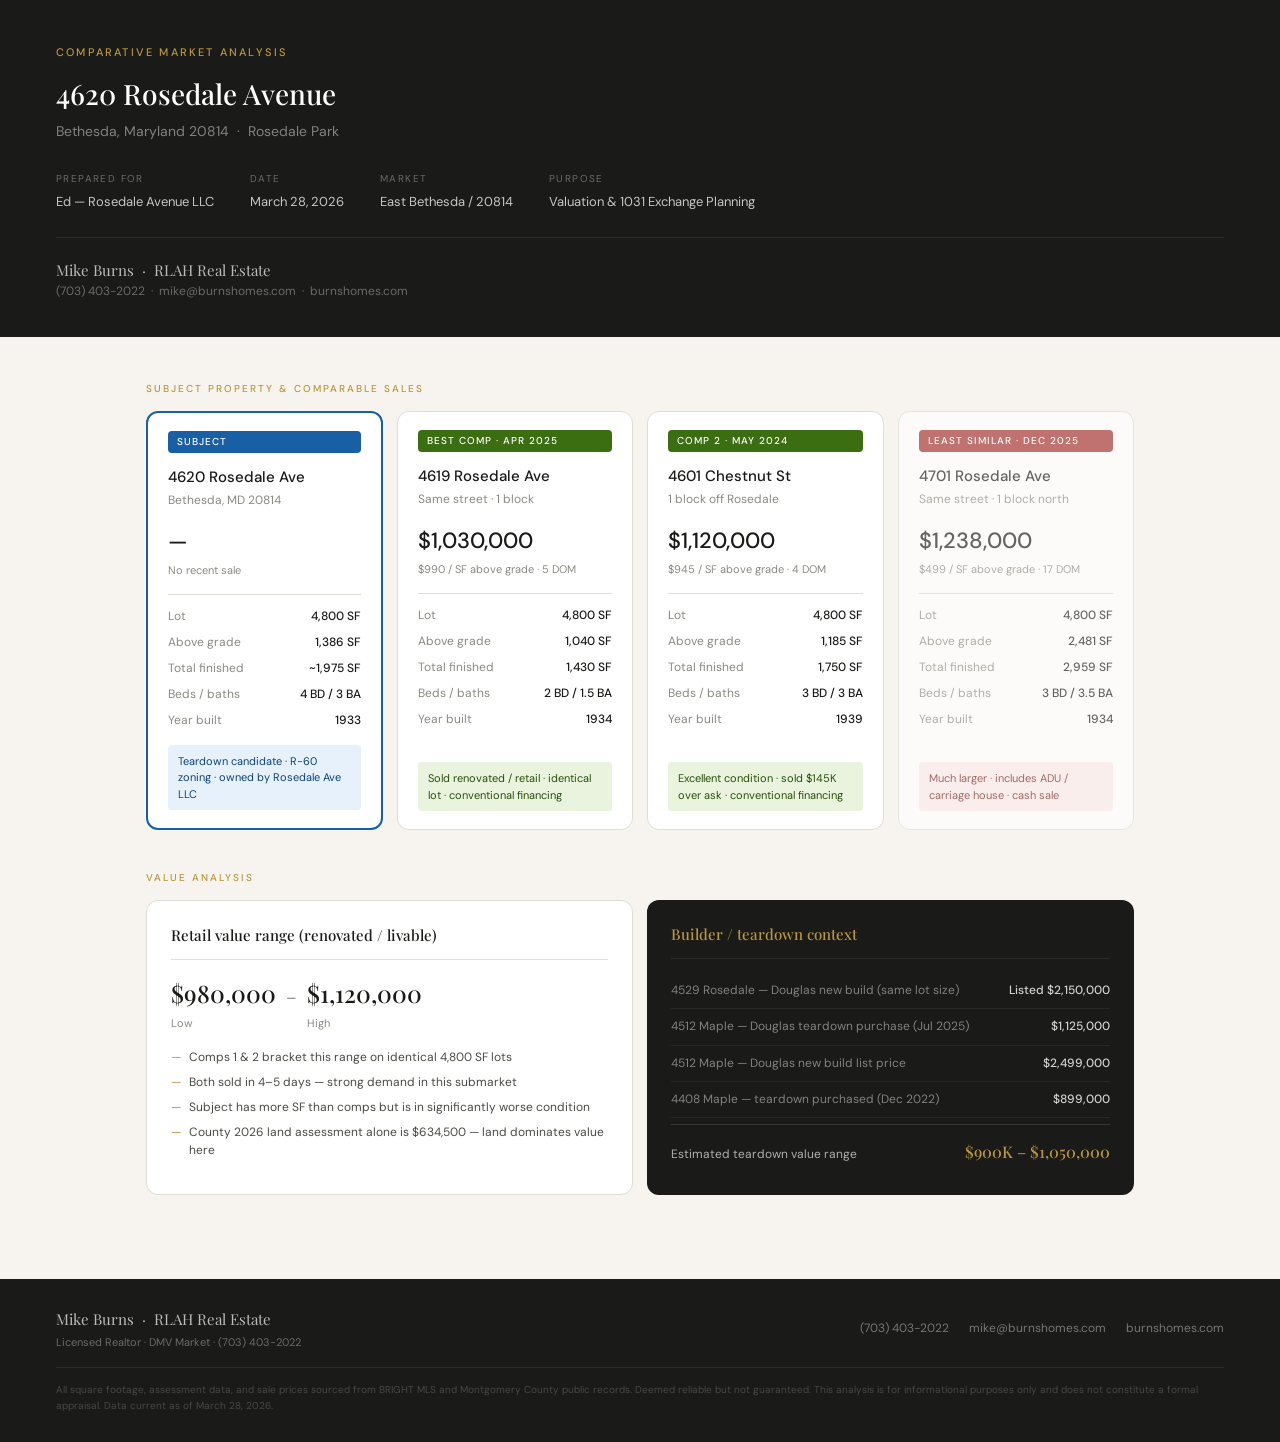
<file: cma/4620-rosedale-ave.html>
<!DOCTYPE html>
<html lang="en">
<head>
<meta charset="UTF-8">
<meta name="viewport" content="width=device-width, initial-scale=1.0">
<title>CMA — 4620 Rosedale Ave, Bethesda MD</title>
<link href="https://fonts.googleapis.com/css2?family=Playfair+Display:wght@400;500&family=DM+Sans:wght@300;400;500&display=swap" rel="stylesheet">
<style>
  * { box-sizing: border-box; margin: 0; padding: 0; }
  body { font-family: 'DM Sans', sans-serif; background: #F7F4EF; color: #1A1A18; font-size: 14px; line-height: 1.6; }

  .header { background: #1A1A18; color: #fff; padding: 44px 56px 36px; }
  .header-eyebrow { font-size: 11px; letter-spacing: 0.2em; text-transform: uppercase; color: #B8963E; font-weight: 500; margin-bottom: 10px; }
  .header h1 { font-family: 'Playfair Display', serif; font-size: 28px; font-weight: 500; margin-bottom: 4px; }
  .header-sub { font-size: 14px; color: rgba(255,255,255,0.45); margin-bottom: 28px; }
  .header-meta { display: flex; gap: 36px; flex-wrap: wrap; }
  .meta-label { font-size: 10px; letter-spacing: 0.14em; text-transform: uppercase; color: rgba(255,255,255,0.35); display: block; margin-bottom: 3px; }
  .meta-value { font-size: 13px; color: rgba(255,255,255,0.75); }
  .header-agent { margin-top: 24px; padding-top: 20px; border-top: 1px solid rgba(255,255,255,0.08); display: flex; justify-content: space-between; align-items: center; flex-wrap: wrap; gap: 12px; }
  .agent-name { font-family: 'Playfair Display', serif; font-size: 15px; color: rgba(255,255,255,0.7); }
  .agent-contact { font-size: 12px; color: rgba(255,255,255,0.35); }
  .agent-contact a { color: rgba(255,255,255,0.35); text-decoration: none; }

  .main { padding: 44px 56px; max-width: 1100px; margin: 0 auto; }

  .section-eye { font-size: 10px; letter-spacing: 0.2em; text-transform: uppercase; color: #B8963E; font-weight: 500; margin-bottom: 14px; }

  /* CARD GRID */
  .card-grid { display: grid; grid-template-columns: repeat(4, minmax(0, 1fr)); gap: 14px; margin-bottom: 40px; }

  .card { background: #fff; border: 0.5px solid #E0DDD5; border-radius: 12px; padding: 18px 20px; display: flex; flex-direction: column; gap: 0; }
  .card.subject { border: 2px solid #185FA5; }
  .card.faded { opacity: 0.65; }

  .pill { display: inline-block; font-size: 10px; letter-spacing: 0.1em; text-transform: uppercase; font-weight: 500; padding: 3px 9px; border-radius: 4px; margin-bottom: 12px; color: #fff; }
  .pill-blue { background: #185FA5; }
  .pill-green { background: #3B6D11; }
  .pill-red { background: #A32D2D; }

  .card-addr { font-size: 15px; font-weight: 500; color: #1A1A18; margin-bottom: 2px; }
  .card-city { font-size: 12px; color: #8A8A82; margin-bottom: 14px; }
  .card-price { font-size: 22px; font-weight: 500; color: #1A1A18; margin-bottom: 3px; }
  .card-psf { font-size: 11px; color: #8A8A82; margin-bottom: 14px; }

  .card-rows { border-top: 0.5px solid #E0DDD5; padding-top: 12px; display: flex; flex-direction: column; gap: 7px; margin-bottom: 14px; }
  .card-row { display: flex; justify-content: space-between; }
  .row-label { font-size: 12px; color: #8A8A82; }
  .row-val { font-size: 12px; font-weight: 500; color: #1A1A18; }

  .card-note { border-radius: 4px; padding: 8px 10px; font-size: 11px; line-height: 1.5; margin-top: auto; }
  .note-blue { background: #E6F1FB; color: #0C447C; }
  .note-green { background: #EAF3DE; color: #27500A; }
  .note-red { background: #FCEBEB; color: #791F1F; }

  /* ANALYSIS */
  .analysis-grid { display: grid; grid-template-columns: 1fr 1fr; gap: 14px; margin-bottom: 40px; }
  .analysis-card { background: #fff; border: 0.5px solid #E0DDD5; border-radius: 12px; padding: 22px 24px; }
  .analysis-card h3 { font-family: 'Playfair Display', serif; font-size: 15px; font-weight: 500; color: #1A1A18; margin-bottom: 14px; padding-bottom: 12px; border-bottom: 0.5px solid #E0DDD5; }
  .range-row { display: flex; align-items: baseline; gap: 10px; margin-bottom: 16px; }
  .range-val { font-family: 'Playfair Display', serif; font-size: 24px; font-weight: 500; color: #1A1A18; }
  .range-dash { color: #8A8A82; font-size: 16px; }
  .range-sub { font-size: 11px; color: #8A8A82; margin-top: 2px; }
  .bullet-list { display: flex; flex-direction: column; gap: 7px; }
  .bullet-list li { display: flex; gap: 8px; font-size: 12px; color: #4A4A45; line-height: 1.5; list-style: none; }
  .bullet-list li::before { content: '—'; color: #B8963E; flex-shrink: 0; }

  .dark-card { background: #1A1A18; border-radius: 12px; padding: 22px 24px; }
  .dark-card h3 { font-family: 'Playfair Display', serif; font-size: 15px; font-weight: 500; color: #B8963E; margin-bottom: 14px; padding-bottom: 12px; border-bottom: 1px solid rgba(255,255,255,0.08); }
  .dark-row { display: flex; justify-content: space-between; align-items: baseline; padding: 8px 0; border-bottom: 1px solid rgba(255,255,255,0.06); font-size: 12px; }
  .dark-row:last-child { border-bottom: none; }
  .dark-label { color: rgba(255,255,255,0.45); }
  .dark-val { color: rgba(255,255,255,0.8); font-weight: 500; }
  .dark-val.gold { color: #B8963E; font-family: 'Playfair Display', serif; font-size: 16px; }

  .footer { background: #1A1A18; padding: 28px 56px; display: flex; justify-content: space-between; align-items: center; flex-wrap: wrap; gap: 12px; }
  .footer-name { font-family: 'Playfair Display', serif; font-size: 15px; color: rgba(255,255,255,0.7); margin-bottom: 3px; }
  .footer-title { font-size: 11px; color: rgba(255,255,255,0.35); }
  .footer-links { display: flex; gap: 20px; }
  .footer-links a { font-size: 12px; color: rgba(255,255,255,0.4); text-decoration: none; }
  .footer-links a:hover { color: #B8963E; }
  .footer-disc { width: 100%; font-size: 10px; color: rgba(255,255,255,0.2); line-height: 1.6; border-top: 1px solid rgba(255,255,255,0.07); padding-top: 14px; margin-top: 4px; }

  @media (max-width: 860px) {
    .header, .main, .footer { padding-left: 24px; padding-right: 24px; }
    .card-grid { grid-template-columns: 1fr 1fr; }
    .analysis-grid { grid-template-columns: 1fr; }
  }
  @media (max-width: 520px) {
    .card-grid { grid-template-columns: 1fr; }
  }
</style>
</head>
<body>

<div class="header">
  <div class="header-eyebrow">Comparative Market Analysis</div>
  <h1>4620 Rosedale Avenue</h1>
  <div class="header-sub">Bethesda, Maryland 20814 &nbsp;·&nbsp; Rosedale Park</div>
  <div class="header-meta">
    <div>
      <span class="meta-label">Prepared for</span>
      <span class="meta-value">Ed — Rosedale Avenue LLC</span>
    </div>
    <div>
      <span class="meta-label">Date</span>
      <span class="meta-value">March 28, 2026</span>
    </div>
    <div>
      <span class="meta-label">Market</span>
      <span class="meta-value">East Bethesda / 20814</span>
    </div>
    <div>
      <span class="meta-label">Purpose</span>
      <span class="meta-value">Valuation &amp; 1031 Exchange Planning</span>
    </div>
  </div>
  <div class="header-agent">
    <div>
      <div class="agent-name">Mike Burns &nbsp;·&nbsp; RLAH Real Estate</div>
      <div class="agent-contact"><a href="tel:7034032022">(703) 403-2022</a> &nbsp;·&nbsp; <a href="mailto:mike@burnshomes.com">mike@burnshomes.com</a> &nbsp;·&nbsp; <a href="https://burnshomes.com">burnshomes.com</a></div>
    </div>
  </div>
</div>

<div class="main">

  <div class="section-eye">Subject property &amp; comparable sales</div>

  <div class="card-grid">

    <div class="card subject">
      <span class="pill pill-blue">Subject</span>
      <div class="card-addr">4620 Rosedale Ave</div>
      <div class="card-city">Bethesda, MD 20814</div>
      <div class="card-price">—</div>
      <div class="card-psf">No recent sale</div>
      <div class="card-rows">
        <div class="card-row"><span class="row-label">Lot</span><span class="row-val">4,800 SF</span></div>
        <div class="card-row"><span class="row-label">Above grade</span><span class="row-val">1,386 SF</span></div>
        <div class="card-row"><span class="row-label">Total finished</span><span class="row-val">~1,975 SF</span></div>
        <div class="card-row"><span class="row-label">Beds / baths</span><span class="row-val">4 BD / 3 BA</span></div>
        <div class="card-row"><span class="row-label">Year built</span><span class="row-val">1933</span></div>
      </div>
      <div class="card-note note-blue">Teardown candidate · R-60 zoning · owned by Rosedale Ave LLC</div>
    </div>

    <div class="card">
      <span class="pill pill-green">Best comp · Apr 2025</span>
      <div class="card-addr">4619 Rosedale Ave</div>
      <div class="card-city">Same street · 1 block</div>
      <div class="card-price">$1,030,000</div>
      <div class="card-psf">$990 / SF above grade · 5 DOM</div>
      <div class="card-rows">
        <div class="card-row"><span class="row-label">Lot</span><span class="row-val">4,800 SF</span></div>
        <div class="card-row"><span class="row-label">Above grade</span><span class="row-val">1,040 SF</span></div>
        <div class="card-row"><span class="row-label">Total finished</span><span class="row-val">1,430 SF</span></div>
        <div class="card-row"><span class="row-label">Beds / baths</span><span class="row-val">2 BD / 1.5 BA</span></div>
        <div class="card-row"><span class="row-label">Year built</span><span class="row-val">1934</span></div>
      </div>
      <div class="card-note note-green">Sold renovated / retail · identical lot · conventional financing</div>
    </div>

    <div class="card">
      <span class="pill pill-green">Comp 2 · May 2024</span>
      <div class="card-addr">4601 Chestnut St</div>
      <div class="card-city">1 block off Rosedale</div>
      <div class="card-price">$1,120,000</div>
      <div class="card-psf">$945 / SF above grade · 4 DOM</div>
      <div class="card-rows">
        <div class="card-row"><span class="row-label">Lot</span><span class="row-val">4,800 SF</span></div>
        <div class="card-row"><span class="row-label">Above grade</span><span class="row-val">1,185 SF</span></div>
        <div class="card-row"><span class="row-label">Total finished</span><span class="row-val">1,750 SF</span></div>
        <div class="card-row"><span class="row-label">Beds / baths</span><span class="row-val">3 BD / 3 BA</span></div>
        <div class="card-row"><span class="row-label">Year built</span><span class="row-val">1939</span></div>
      </div>
      <div class="card-note note-green">Excellent condition · sold $145K over ask · conventional financing</div>
    </div>

    <div class="card faded">
      <span class="pill pill-red">Least similar · Dec 2025</span>
      <div class="card-addr">4701 Rosedale Ave</div>
      <div class="card-city">Same street · 1 block north</div>
      <div class="card-price">$1,238,000</div>
      <div class="card-psf">$499 / SF above grade · 17 DOM</div>
      <div class="card-rows">
        <div class="card-row"><span class="row-label">Lot</span><span class="row-val">4,800 SF</span></div>
        <div class="card-row"><span class="row-label">Above grade</span><span class="row-val">2,481 SF</span></div>
        <div class="card-row"><span class="row-label">Total finished</span><span class="row-val">2,959 SF</span></div>
        <div class="card-row"><span class="row-label">Beds / baths</span><span class="row-val">3 BD / 3.5 BA</span></div>
        <div class="card-row"><span class="row-label">Year built</span><span class="row-val">1934</span></div>
      </div>
      <div class="card-note note-red">Much larger · includes ADU / carriage house · cash sale</div>
    </div>

  </div>

  <div class="section-eye">Value analysis</div>

  <div class="analysis-grid">

    <div class="analysis-card">
      <h3>Retail value range (renovated / livable)</h3>
      <div class="range-row">
        <div><div class="range-val">$980,000</div><div class="range-sub">Low</div></div>
        <div class="range-dash">–</div>
        <div><div class="range-val">$1,120,000</div><div class="range-sub">High</div></div>
      </div>
      <ul class="bullet-list">
        <li>Comps 1 &amp; 2 bracket this range on identical 4,800 SF lots</li>
        <li>Both sold in 4–5 days — strong demand in this submarket</li>
        <li>Subject has more SF than comps but is in significantly worse condition</li>
        <li>County 2026 land assessment alone is $634,500 — land dominates value here</li>
      </ul>
    </div>

    <div class="dark-card">
      <h3>Builder / teardown context</h3>
      <div class="dark-row"><span class="dark-label">4529 Rosedale — Douglas new build (same lot size)</span><span class="dark-val">Listed $2,150,000</span></div>
      <div class="dark-row"><span class="dark-label">4512 Maple — Douglas teardown purchase (Jul 2025)</span><span class="dark-val">$1,125,000</span></div>
      <div class="dark-row"><span class="dark-label">4512 Maple — Douglas new build list price</span><span class="dark-val">$2,499,000</span></div>
      <div class="dark-row"><span class="dark-label">4408 Maple — teardown purchased (Dec 2022)</span><span class="dark-val">$899,000</span></div>
      <div class="dark-row" style="padding-top: 14px; margin-top: 6px; border-top: 1px solid rgba(255,255,255,0.12); border-bottom: none;">
        <span class="dark-label" style="color: rgba(255,255,255,0.65);">Estimated teardown value range</span>
        <span class="dark-val gold">$900K – $1,050,000</span>
      </div>
    </div>

  </div>

</div>

<div class="footer">
  <div>
    <div class="footer-name">Mike Burns &nbsp;·&nbsp; RLAH Real Estate</div>
    <div class="footer-title">Licensed Realtor · DMV Market · (703) 403-2022</div>
  </div>
  <div class="footer-links">
    <a href="tel:7034032022">(703) 403-2022</a>
    <a href="mailto:mike@burnshomes.com">mike@burnshomes.com</a>
    <a href="https://burnshomes.com" target="_blank">burnshomes.com</a>
  </div>
  <div class="footer-disc">
    All square footage, assessment data, and sale prices sourced from BRIGHT MLS and Montgomery County public records. Deemed reliable but not guaranteed. This analysis is for informational purposes only and does not constitute a formal appraisal. Data current as of March 28, 2026.
  </div>
</div>

</body>
</html>
</file>
